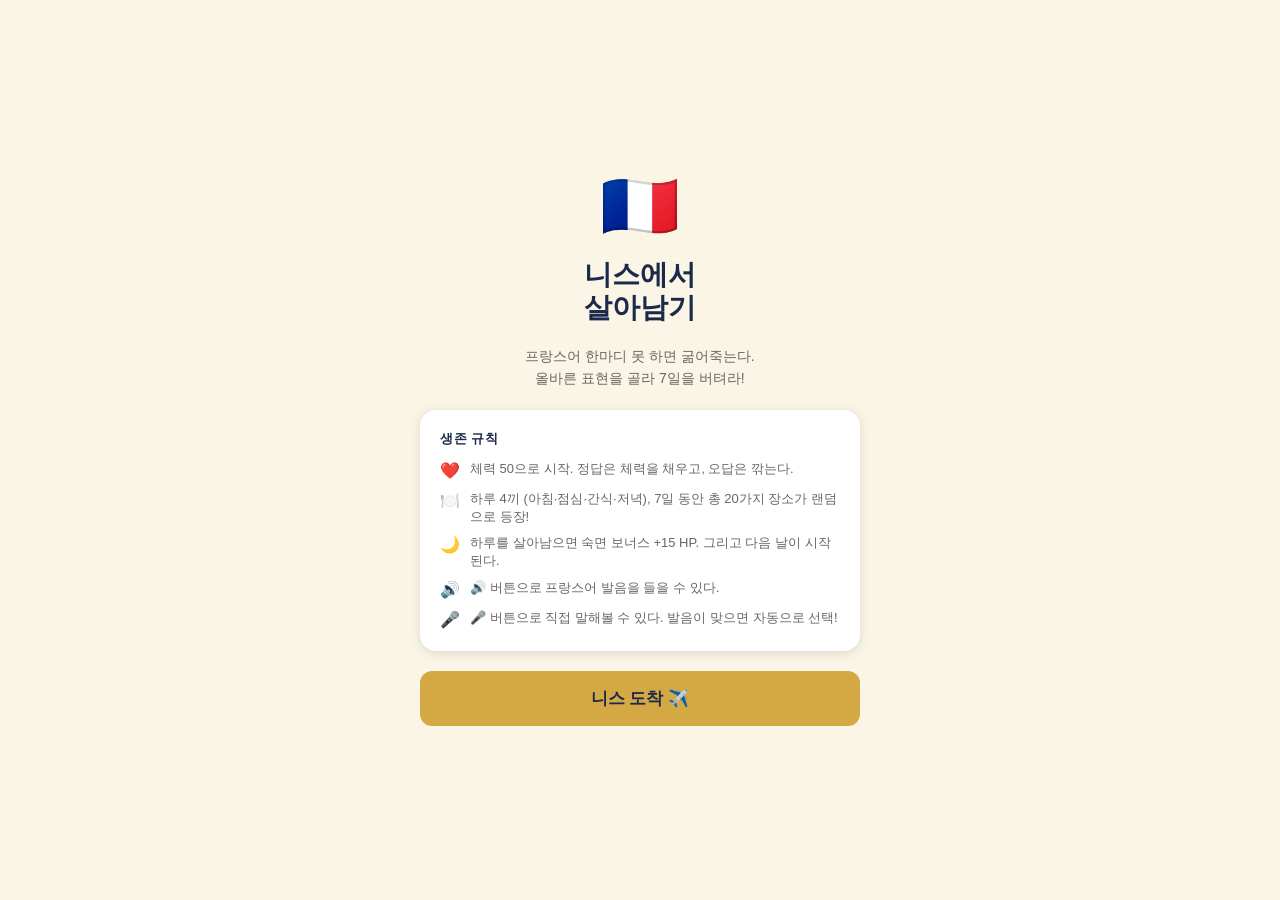
<file: french tour/index.html>
<!DOCTYPE html>
<html lang="fr">
<head>
  <meta charset="UTF-8">
  <meta name="viewport" content="width=device-width, initial-scale=1.0, maximum-scale=1.0">
  <title>니스에서 살아남기 ☀️</title>
  <link rel="stylesheet" href="css/style.css">
</head>
<body>
  <div id="app">

    <!-- ── 인트로 ── -->
    <div id="screen-intro" class="screen active">
      <div class="intro-flag">🇫🇷</div>
      <div class="intro-title">니스에서<br>살아남기</div>
      <div class="intro-subtitle">
        프랑스어 한마디 못 하면 굶어죽는다.<br>
        올바른 표현을 골라 7일을 버텨라!
      </div>
      <div class="intro-rules">
        <h3>생존 규칙</h3>
        <div class="rule-item">
          <span class="rule-icon">❤️</span>
          <span>체력 50으로 시작. 정답은 체력을 채우고, 오답은 깎는다.</span>
        </div>
        <div class="rule-item">
          <span class="rule-icon">🍽️</span>
          <span>하루 4끼 (아침·점심·간식·저녁), 7일 동안 총 20가지 장소가 랜덤으로 등장!</span>
        </div>
        <div class="rule-item">
          <span class="rule-icon">🌙</span>
          <span>하루를 살아남으면 숙면 보너스 +15 HP. 그리고 다음 날이 시작된다.</span>
        </div>
        <div class="rule-item">
          <span class="rule-icon">🔊</span>
          <span>🔊 버튼으로 프랑스어 발음을 들을 수 있다.</span>
        </div>
        <div class="rule-item">
          <span class="rule-icon">🎤</span>
          <span>🎤 버튼으로 직접 말해볼 수 있다. 발음이 맞으면 자동으로 선택!</span>
        </div>
      </div>
      <button id="start-btn" class="btn btn-secondary" style="font-size:17px; padding:16px;">
        니스 도착 ✈️
      </button>
    </div>

    <!-- ── 게임 ── -->
    <div id="screen-game" class="screen">

      <div id="top-bar">
        <div id="hp-bar-container">
          <span class="hp-label">❤️ Vitalité</span>
          <div class="hp-track">
            <div class="hp-fill" id="hp-fill" style="width:50%"></div>
          </div>
          <span class="hp-value" id="hp-value">50 / 100</span>
        </div>
        <div id="day-label">Jour 1 / 7</div>
      </div>

      <div id="time-bar">
        <div class="time-dot active"><span class="dot-emoji">☀️</span>Matin</div>
        <div class="time-dot"><span class="dot-emoji">🌞</span>Déjeuner</div>
        <div class="time-dot"><span class="dot-emoji">🌤️</span>Goûter</div>
        <div class="time-dot"><span class="dot-emoji">🌙</span>Dîner</div>
      </div>

      <div id="scene-card">
        <div class="scene-header">
          <span class="scene-emoji" id="scene-emoji">☕</span>
          <div class="scene-meta">
            <div class="scene-time" id="scene-time"></div>
            <div class="scene-location-row">
              <div class="scene-location" id="scene-location"></div>
              <button class="listen-btn location-listen" id="location-listen-btn" title="발음 듣기">🔊</button>
            </div>
          </div>
        </div>
        <div class="scene-intro" id="scene-intro"></div>
      </div>

      <div id="interaction-card">
        <div class="setup-text" id="setup-text"></div>
        <div class="npc-bubble">
          <div class="npc-name" id="npc-name"></div>
          <div class="npc-french-row">
            <div class="npc-french" id="npc-french"></div>
            <button class="listen-btn" id="npc-listen-btn" title="Écouter">🔊</button>
          </div>
        </div>
        <div id="options-grid"></div>
        <button class="voice-btn" id="voice-btn">🎤 말하기</button>
      </div>

    </div>

    <!-- ── 요약 화면 ── -->
    <div id="screen-summary" class="screen">
      <div class="summary-header">
        <div class="summary-icon">📚</div>
        <div class="summary-title" id="summary-title">1일 표현 정리</div>
        <div class="summary-subtitle">오늘 배운 표현을 확인하고, 이미 아는 장소는 체크하세요.</div>
      </div>
      <div id="summary-cards"></div>
      <button class="btn btn-secondary" id="summary-next-btn" style="font-size:16px; padding:15px; width:100%;">
        잘 자요 🌙
      </button>
    </div>

    <!-- ── 숙면 화면 ── -->
    <div id="screen-rest" class="screen">
      <div class="rest-moon">🌙</div>
      <div class="rest-title" id="rest-day">Jour 1 terminé !</div>
      <div class="rest-subtitle">니스의 밤이 깊어간다… 내일을 위해 숙면을.</div>
      <div class="rest-card">
        <div class="score-row">
          <span class="label">오늘의 정답률</span>
          <span class="value" id="rest-score">-</span>
        </div>
        <div class="score-row">
          <span class="label">체력 + 숙면 보너스</span>
          <span class="value" id="rest-hp">-</span>
        </div>
      </div>
      <div class="rest-next-label" id="rest-next-label">내일도 니스는 기다린다!</div>
      <button class="btn btn-secondary" id="rest-next-btn" style="font-size:16px; padding:15px; width:100%;">
        Bonne nuit… →
      </button>
    </div>

    <!-- ── 엔딩 ── -->
    <div id="screen-end" class="screen">
      <div class="end-emoji" id="end-emoji">🎉</div>
      <div class="end-title"    id="end-title"></div>
      <div class="end-subtitle" id="end-subtitle" style="white-space:pre-line;"></div>
      <div class="score-card">
        <div class="score-row">
          <span class="label">정답</span>
          <span class="value" id="score-correct">-</span>
        </div>
        <div class="score-row">
          <span class="label">완료한 날</span>
          <span class="value" id="score-total">-</span>
        </div>
        <div class="score-row">
          <span class="label">남은 체력</span>
          <span class="value" id="score-hp">-</span>
        </div>
      </div>
      <button id="restart-btn" class="btn btn-secondary" style="font-size:16px; padding:15px;">
        다시 도전하기 🔄
      </button>
    </div>

  </div>

  <!-- 피드백 오버레이 -->
  <div id="feedback-overlay">
    <div class="feedback-card">
      <span class="feedback-icon" id="feedback-icon">✅</span>
      <div class="feedback-hp gain" id="feedback-hp">+25 HP</div>
      <p class="feedback-text" id="feedback-text"></p>
      <button class="btn btn-primary" id="continue-btn">다음 →</button>
    </div>
  </div>

  <!-- Pardon 오버레이 (음성 불일치) -->
  <div id="pardon-overlay">
    <div class="pardon-card">
      <div class="pardon-icon">🤷</div>
      <div class="pardon-npc">"Pardon ? Je n'ai pas compris..."</div>
      <div class="pardon-heard">들린 내용: "<span id="pardon-text">...</span>"</div>
      <div class="pardon-tip">힌트: 🔊 버튼으로 발음을 먼저 들어보세요!</div>
      <div class="pardon-actions">
        <button class="btn btn-secondary" id="pardon-retry">🎤 다시 말하기</button>
        <button class="btn btn-primary"   id="pardon-button">버튼으로 선택</button>
      </div>
    </div>
  </div>

  <!-- 듣는 중 오버레이 -->
  <div id="listening-overlay">
    <div class="listening-card">
      <div class="listening-mic">🎤</div>
      <div class="listening-text">듣고 있어요…</div>
      <div class="listening-sub">프랑스어로 말해주세요</div>
    </div>
  </div>

  <script src="js/scenarios.js"></script>
  <script src="js/game.js"></script>
</body>
</html>
</file>
<file: french tour/css/style.css>
:root {
  --cream: #FBF5E6;
  --navy: #1B2A4A;
  --red: #C0392B;
  --gold: #D4A843;
  --green: #2ECC71;
  --green-dark: #27AE60;
  --white: #FFFFFF;
  --gray-light: #F0EDE6;
  --gray: #BDB5A4;
  --text: #2C2C2C;
  --text-light: #6B6560;
  --shadow: rgba(0, 0, 0, 0.12);
  --shadow-lg: rgba(0, 0, 0, 0.2);
}

* {
  margin: 0;
  padding: 0;
  box-sizing: border-box;
}

body {
  font-family: 'Segoe UI', -apple-system, BlinkMacSystemFont, sans-serif;
  background: var(--cream);
  color: var(--text);
  min-height: 100vh;
  display: flex;
  align-items: center;
  justify-content: center;
  padding: 12px;
}

/* ── Screens ── */
.screen {
  display: none;
  width: 100%;
  max-width: 480px;
  animation: fadeIn 0.3s ease;
}
.screen.active {
  display: flex;
  flex-direction: column;
  gap: 12px;
}

@keyframes fadeIn {
  from { opacity: 0; transform: translateY(8px); }
  to   { opacity: 1; transform: translateY(0); }
}

/* ── Intro Screen ── */
#screen-intro {
  align-items: center;
  text-align: center;
  padding: 40px 20px;
  gap: 20px;
}

.intro-flag {
  font-size: 64px;
  line-height: 1;
}

.intro-title {
  font-size: 28px;
  font-weight: 800;
  color: var(--navy);
  line-height: 1.2;
}

.intro-subtitle {
  font-size: 14px;
  color: var(--text-light);
  line-height: 1.6;
}

.intro-rules {
  background: var(--white);
  border-radius: 16px;
  padding: 20px;
  text-align: left;
  width: 100%;
  box-shadow: 0 2px 12px var(--shadow);
}

.intro-rules h3 {
  font-size: 13px;
  font-weight: 700;
  color: var(--navy);
  margin-bottom: 12px;
  text-transform: uppercase;
  letter-spacing: 0.5px;
}

.rule-item {
  display: flex;
  gap: 10px;
  align-items: flex-start;
  margin-bottom: 8px;
  font-size: 13px;
  color: var(--text-light);
  line-height: 1.4;
}

.rule-item:last-child { margin-bottom: 0; }

.rule-icon {
  font-size: 16px;
  flex-shrink: 0;
  width: 20px;
  text-align: center;
}

/* ── Top bar (HP + day counter) ── */
#top-bar {
  display: flex;
  flex-direction: column;
  gap: 6px;
}

#day-label {
  text-align: right;
  font-size: 12px;
  font-weight: 700;
  color: var(--navy);
  letter-spacing: 0.5px;
  padding-right: 2px;
}

/* ── HP Bar ── */
#hp-bar-container {
  background: var(--white);
  border-radius: 14px;
  padding: 12px 16px;
  box-shadow: 0 2px 8px var(--shadow);
  display: flex;
  align-items: center;
  gap: 10px;
}

.hp-label {
  font-size: 12px;
  font-weight: 700;
  color: var(--text-light);
  text-transform: uppercase;
  letter-spacing: 0.5px;
  white-space: nowrap;
}

.hp-track {
  flex: 1;
  height: 10px;
  background: var(--gray-light);
  border-radius: 10px;
  overflow: hidden;
}

.hp-fill {
  height: 100%;
  border-radius: 10px;
  transition: width 0.5s ease, background-color 0.5s ease;
  background: var(--green);
}

.hp-fill.medium { background: var(--gold); }
.hp-fill.low    { background: var(--red); }

.hp-value {
  font-size: 13px;
  font-weight: 700;
  color: var(--navy);
  white-space: nowrap;
  min-width: 48px;
  text-align: right;
}

/* ── Time Progress ── */
#time-bar {
  display: flex;
  gap: 6px;
}

.time-dot {
  flex: 1;
  background: var(--white);
  border-radius: 10px;
  padding: 8px 6px;
  text-align: center;
  font-size: 11px;
  color: var(--gray);
  font-weight: 600;
  box-shadow: 0 2px 6px var(--shadow);
  transition: all 0.3s ease;
  line-height: 1.3;
}

.time-dot .dot-emoji {
  display: block;
  font-size: 16px;
  margin-bottom: 2px;
}

.time-dot.done {
  background: var(--navy);
  color: var(--white);
}

.time-dot.active {
  background: var(--gold);
  color: var(--navy);
  transform: scale(1.05);
}

/* ── Scene location row (with listen btn) ── */
.scene-location-row {
  display: flex;
  align-items: center;
  gap: 6px;
}

.location-listen {
  width: 28px;
  min-width: 28px;
  height: 28px;
  font-size: 14px;
  border-radius: 8px;
  background: rgba(255,255,255,0.15);
  border: 1px solid rgba(255,255,255,0.3);
  color: white;
}

.location-listen:hover {
  background: rgba(255,255,255,0.25) !important;
  border-color: rgba(255,255,255,0.5) !important;
}

/* ── Voice button ── */
.voice-btn {
  display: block;
  width: 100%;
  margin-top: 10px;
  padding: 12px;
  border: 2px dashed var(--gray);
  border-radius: 12px;
  background: var(--white);
  color: var(--text-light);
  font-size: 14px;
  font-weight: 700;
  cursor: pointer;
  transition: all 0.15s ease;
  font-family: inherit;
}

.voice-btn:hover:not(:disabled) {
  border-color: var(--navy);
  color: var(--navy);
  background: var(--cream);
}

.voice-btn:disabled {
  opacity: 0.4;
  cursor: default;
}

/* ── Listening overlay ── */
#listening-overlay {
  display: none;
  position: fixed;
  inset: 0;
  background: rgba(27,42,74,0.85);
  z-index: 200;
  align-items: center;
  justify-content: center;
}

#listening-overlay.active {
  display: flex;
}

.listening-card {
  text-align: center;
  color: white;
}

.listening-mic {
  font-size: 64px;
  animation: pulse-mic 1s ease-in-out infinite;
}

@keyframes pulse-mic {
  0%, 100% { transform: scale(1);   opacity: 1; }
  50%       { transform: scale(1.2); opacity: 0.7; }
}

.listening-text {
  font-size: 20px;
  font-weight: 700;
  margin-top: 12px;
}

.listening-sub {
  font-size: 13px;
  opacity: 0.7;
  margin-top: 6px;
}

/* ── Pardon overlay ── */
#pardon-overlay {
  display: none;
  position: fixed;
  inset: 0;
  background: rgba(0,0,0,0.5);
  z-index: 150;
  align-items: flex-end;
  justify-content: center;
  padding: 16px;
}

#pardon-overlay.active {
  display: flex;
  animation: fadeIn 0.2s ease;
}

.pardon-card {
  background: var(--white);
  border-radius: 20px 20px 16px 16px;
  padding: 24px 20px;
  width: 100%;
  max-width: 480px;
  text-align: center;
}

.pardon-icon {
  font-size: 48px;
  margin-bottom: 8px;
}

.pardon-npc {
  font-size: 16px;
  font-weight: 700;
  color: var(--navy);
  margin-bottom: 10px;
  font-style: italic;
}

.pardon-heard {
  font-size: 13px;
  color: var(--text-light);
  background: var(--gray-light);
  border-radius: 8px;
  padding: 8px 12px;
  margin-bottom: 8px;
}

.pardon-tip {
  font-size: 12px;
  color: var(--gold);
  font-weight: 600;
  margin-bottom: 16px;
}

.pardon-actions {
  display: flex;
  gap: 8px;
}

.pardon-actions .btn {
  flex: 1;
  padding: 12px;
  font-size: 13px;
}

/* ── Scene Card ── */
#scene-card {
  background: var(--navy);
  border-radius: 16px;
  padding: 20px;
  color: var(--white);
  box-shadow: 0 4px 16px var(--shadow-lg);
}

.scene-header {
  display: flex;
  align-items: center;
  gap: 10px;
  margin-bottom: 10px;
}

.scene-emoji {
  font-size: 28px;
  line-height: 1;
}

.scene-meta {
  flex: 1;
}

.scene-time {
  font-size: 11px;
  color: var(--gold);
  font-weight: 700;
  text-transform: uppercase;
  letter-spacing: 0.5px;
}

.scene-location {
  font-size: 16px;
  font-weight: 700;
}

.scene-intro {
  font-size: 13px;
  color: rgba(255,255,255,0.7);
  line-height: 1.5;
  border-top: 1px solid rgba(255,255,255,0.12);
  padding-top: 10px;
}

/* ── Interaction Card ── */
#interaction-card {
  background: var(--white);
  border-radius: 16px;
  padding: 18px;
  box-shadow: 0 2px 12px var(--shadow);
}

.setup-text {
  font-size: 13px;
  color: var(--text-light);
  margin-bottom: 12px;
  line-height: 1.5;
}

.npc-bubble {
  background: var(--gray-light);
  border-radius: 12px;
  border-bottom-left-radius: 4px;
  padding: 12px 14px;
  margin-bottom: 14px;
}

.npc-name {
  font-size: 11px;
  font-weight: 700;
  color: var(--navy);
  margin-bottom: 4px;
  text-transform: uppercase;
  letter-spacing: 0.5px;
}

.npc-french {
  font-size: 16px;
  font-weight: 600;
  color: var(--navy);
  margin-bottom: 4px;
  line-height: 1.4;
}

.npc-korean {
  font-size: 12px;
  color: var(--text-light);
}

.question-label {
  font-size: 13px;
  font-weight: 700;
  color: var(--navy);
  background: #EEF2F9;
  border-radius: 8px;
  padding: 8px 12px;
  margin-bottom: 12px;
}

/* ── NPC row with listen button ── */
.npc-french-row {
  display: flex;
  align-items: center;
  gap: 8px;
}

.npc-french-row .npc-french {
  flex: 1;
}

/* ── Options ── */
#options-grid {
  display: flex;
  flex-direction: column;
  gap: 8px;
}

.option-wrapper {
  display: flex;
  gap: 8px;
  align-items: stretch;
}

.option-btn {
  flex: 1;
  background: var(--cream);
  border: 2px solid transparent;
  border-radius: 12px;
  padding: 12px 14px;
  font-size: 14px;
  font-weight: 600;
  color: var(--navy);
  cursor: pointer;
  text-align: left;
  line-height: 1.5;
  transition: all 0.15s ease;
  white-space: pre-line;
  font-family: inherit;
}

.option-btn:hover:not(:disabled) {
  background: var(--white);
  border-color: var(--navy);
  transform: translateY(-1px);
  box-shadow: 0 4px 12px var(--shadow);
}

.option-btn:active:not(:disabled) {
  transform: translateY(0);
}

.option-btn.correct {
  background: #E8F8F0;
  border-color: var(--green-dark);
  color: var(--green-dark);
}

.option-btn.wrong {
  background: #FDE8E8;
  border-color: var(--red);
  color: var(--red);
}

.option-btn.reveal {
  background: #E8F8F0;
  border-color: var(--green-dark);
  color: var(--green-dark);
  opacity: 0.7;
}

.option-btn:disabled {
  cursor: default;
}

/* ── Listen button ── */
.listen-btn {
  width: 44px;
  min-width: 44px;
  border: 2px solid var(--gray-light);
  border-radius: 10px;
  background: var(--white);
  font-size: 18px;
  cursor: pointer;
  display: flex;
  align-items: center;
  justify-content: center;
  transition: all 0.15s ease;
  padding: 0;
}

.listen-btn:hover:not(:disabled) {
  background: var(--cream);
  border-color: var(--navy);
  transform: scale(1.08);
}

.listen-btn:active:not(:disabled) {
  transform: scale(0.96);
}

.listen-btn:disabled {
  opacity: 0.4;
  cursor: default;
}

/* ── Feedback Overlay ── */
#feedback-overlay {
  display: none;
  position: fixed;
  inset: 0;
  background: rgba(0,0,0,0.5);
  z-index: 100;
  align-items: flex-end;
  justify-content: center;
  padding: 16px;
  animation: fadeIn 0.2s ease;
}

#feedback-overlay.active {
  display: flex;
}

.feedback-card {
  background: var(--white);
  border-radius: 20px 20px 16px 16px;
  padding: 24px 20px;
  width: 100%;
  max-width: 480px;
  text-align: center;
}

.feedback-icon {
  font-size: 48px;
  margin-bottom: 10px;
  display: block;
}

.feedback-hp {
  display: inline-block;
  font-size: 18px;
  font-weight: 800;
  padding: 4px 14px;
  border-radius: 20px;
  margin-bottom: 12px;
}

.feedback-hp.gain {
  background: #E8F8F0;
  color: var(--green-dark);
}

.feedback-hp.loss {
  background: #FDE8E8;
  color: var(--red);
}

.feedback-text {
  font-size: 14px;
  color: var(--text);
  line-height: 1.6;
  margin-bottom: 20px;
}

/* ── Buttons ── */
.btn {
  display: block;
  width: 100%;
  padding: 14px 20px;
  border: none;
  border-radius: 12px;
  font-size: 15px;
  font-weight: 700;
  cursor: pointer;
  transition: all 0.15s ease;
  font-family: inherit;
}

.btn-primary {
  background: var(--navy);
  color: var(--white);
}

.btn-primary:hover {
  background: #2a3f6e;
  transform: translateY(-1px);
  box-shadow: 0 4px 16px var(--shadow-lg);
}

.btn-secondary {
  background: var(--gold);
  color: var(--navy);
}

.btn-secondary:hover {
  background: #c49235;
  transform: translateY(-1px);
  box-shadow: 0 4px 16px var(--shadow-lg);
}

.btn-danger {
  background: var(--red);
  color: var(--white);
}

/* ── Rest Screen (between days) ── */
#screen-rest {
  align-items: center;
  text-align: center;
  padding: 40px 20px;
  gap: 14px;
}

.rest-moon {
  font-size: 72px;
  animation: float 3s ease-in-out infinite;
}

@keyframes float {
  0%, 100% { transform: translateY(0); }
  50%       { transform: translateY(-10px); }
}

.rest-title {
  font-size: 24px;
  font-weight: 800;
  color: var(--navy);
}

.rest-subtitle {
  font-size: 13px;
  color: var(--text-light);
  font-style: italic;
}

.rest-card {
  background: var(--white);
  border-radius: 16px;
  padding: 16px 20px;
  width: 100%;
  box-shadow: 0 2px 12px var(--shadow);
}

.rest-next-label {
  font-size: 13px;
  color: var(--text-light);
  font-weight: 600;
}

/* ── End Screen ── */
#screen-end {
  align-items: center;
  text-align: center;
  padding: 40px 20px;
  gap: 16px;
}

.end-emoji {
  font-size: 72px;
}

.end-title {
  font-size: 26px;
  font-weight: 800;
  color: var(--navy);
  line-height: 1.2;
}

.end-subtitle {
  font-size: 14px;
  color: var(--text-light);
  line-height: 1.6;
}

.score-card {
  background: var(--white);
  border-radius: 16px;
  padding: 20px;
  width: 100%;
  box-shadow: 0 2px 12px var(--shadow);
}

.score-row {
  display: flex;
  justify-content: space-between;
  align-items: center;
  padding: 8px 0;
  border-bottom: 1px solid var(--gray-light);
  font-size: 14px;
}

.score-row:last-child { border-bottom: none; }

.score-row .label { color: var(--text-light); }
.score-row .value { font-weight: 700; color: var(--navy); }

/* ── Summary Screen ── */
#screen-summary {
  padding: 20px 0;
  gap: 14px;
}

.summary-header {
  text-align: center;
  padding: 0 20px;
}

.summary-icon {
  font-size: 48px;
  margin-bottom: 8px;
}

.summary-title {
  font-size: 22px;
  font-weight: 800;
  color: var(--navy);
  margin-bottom: 6px;
}

.summary-subtitle {
  font-size: 13px;
  color: var(--text-light);
  line-height: 1.5;
}

#summary-cards {
  display: flex;
  flex-direction: column;
  gap: 12px;
  padding: 0 4px;
}

.summary-card {
  background: var(--white);
  border-radius: 16px;
  padding: 16px;
  box-shadow: 0 2px 12px var(--shadow);
}

.summary-location-header {
  display: flex;
  align-items: center;
  gap: 8px;
  margin-bottom: 12px;
  padding-bottom: 10px;
  border-bottom: 1px solid var(--gray-light);
}

.summary-location-emoji {
  font-size: 22px;
}

.summary-location-name {
  font-size: 15px;
  font-weight: 800;
  color: var(--navy);
}

.summary-exchange {
  margin-bottom: 10px;
  padding-bottom: 10px;
  border-bottom: 1px solid var(--gray-light);
}

.summary-exchange:last-of-type {
  border-bottom: none;
  margin-bottom: 0;
  padding-bottom: 0;
}

.summary-npc-line,
.summary-answer-line {
  margin-bottom: 8px;
}

.summary-answer-line {
  margin-bottom: 0;
}

.summary-speaker {
  display: inline-block;
  font-size: 10px;
  font-weight: 700;
  text-transform: uppercase;
  letter-spacing: 0.5px;
  color: var(--text-light);
  margin-bottom: 4px;
}

.summary-correct-speaker {
  color: var(--green-dark);
}

.summary-fr-row {
  display: flex;
  align-items: flex-start;
  gap: 6px;
  margin-bottom: 3px;
}

.summary-fr {
  font-size: 14px;
  font-weight: 600;
  color: var(--navy);
  line-height: 1.4;
  flex: 1;
  font-style: italic;
}

.summary-meaning {
  display: block;
  font-size: 12px;
  color: var(--text-light);
  line-height: 1.4;
  padding-left: 2px;
}

.summary-listen {
  width: 32px;
  min-width: 32px;
  height: 32px;
  font-size: 14px;
  flex-shrink: 0;
}

.summary-known-label {
  display: flex;
  align-items: center;
  gap: 8px;
  margin-top: 12px;
  padding-top: 12px;
  border-top: 1px solid var(--gray-light);
  cursor: pointer;
  font-size: 13px;
  color: var(--text-light);
  font-weight: 600;
}

.summary-known-label input[type="checkbox"] {
  width: 18px;
  height: 18px;
  accent-color: var(--navy);
  cursor: pointer;
  flex-shrink: 0;
}

.summary-known-label.is-known {
  color: var(--navy);
}

#screen-summary .btn {
  margin: 0 4px;
  width: calc(100% - 8px);
}

/* ── Responsive ── */
@media (max-width: 380px) {
  #options-grid {
    grid-template-columns: 1fr;
  }
  .option-btn {
    font-size: 14px;
    padding: 14px 12px;
  }
}
</file>
